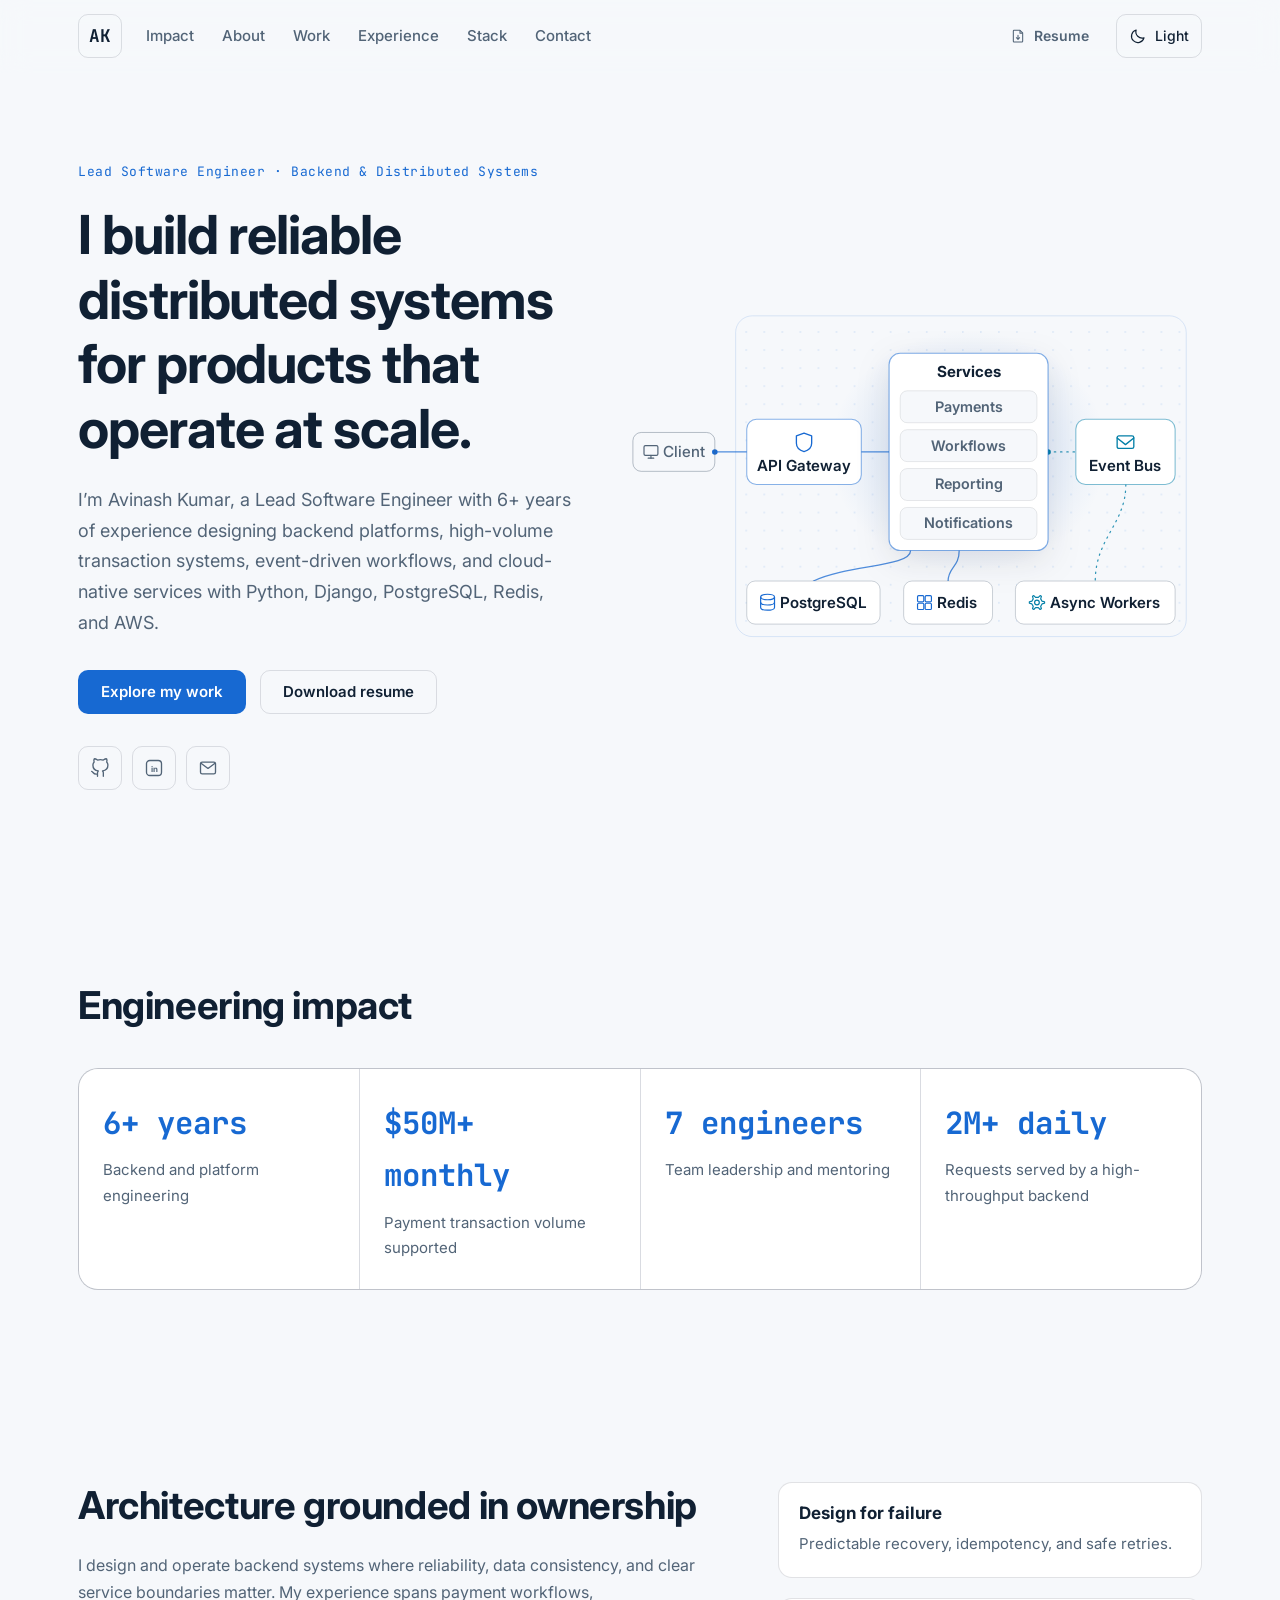
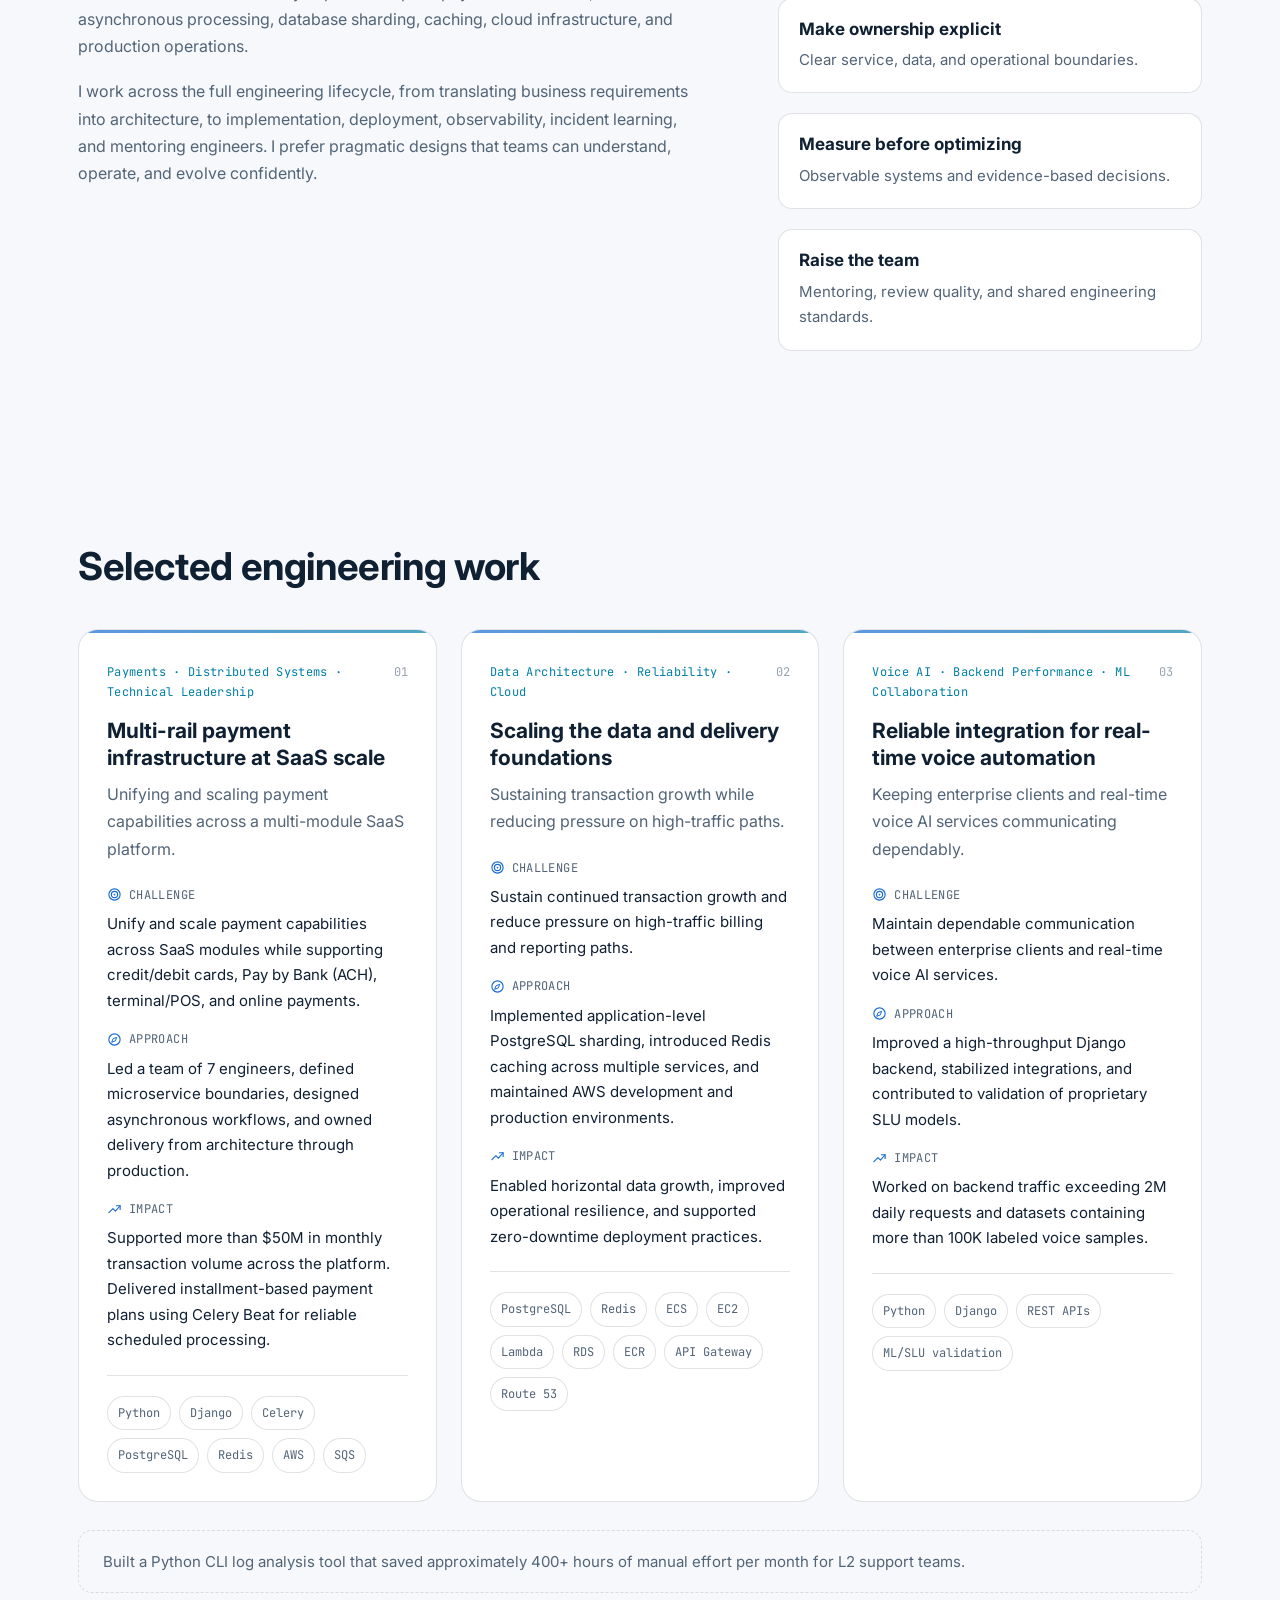
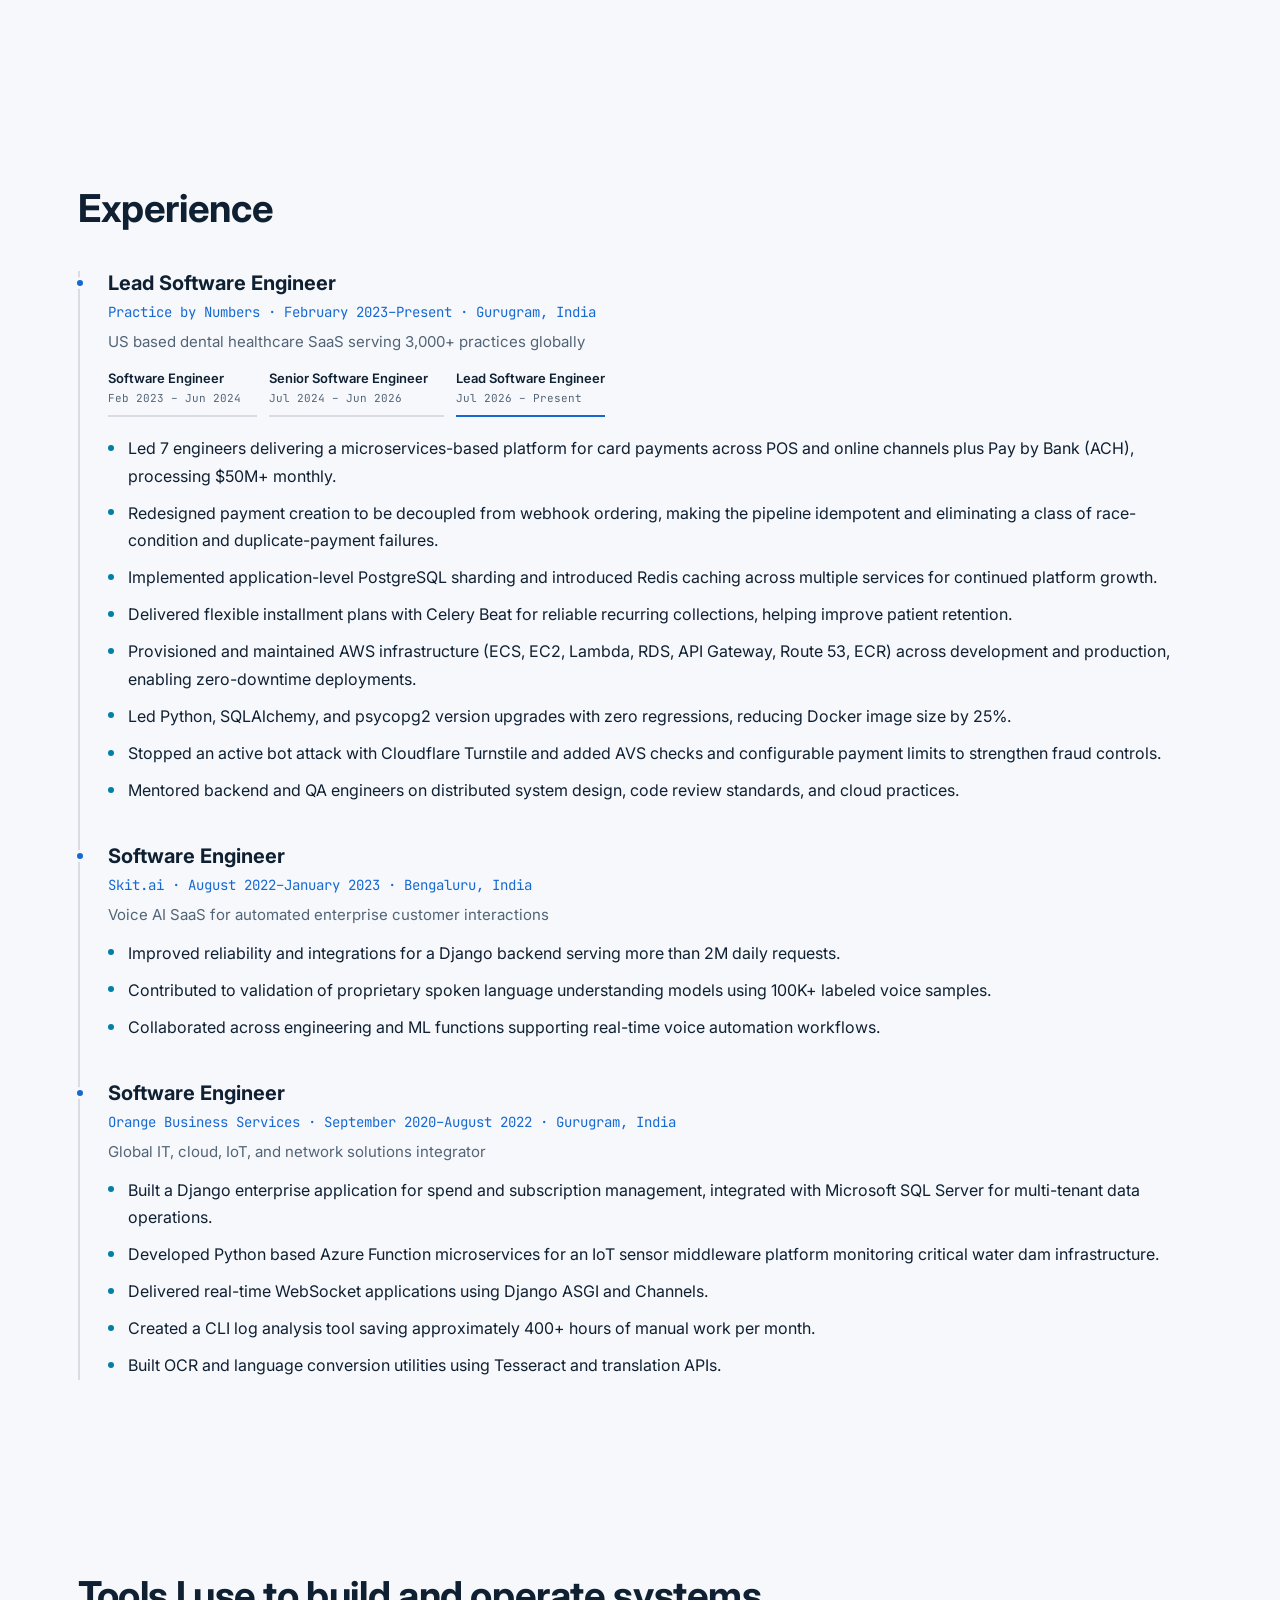
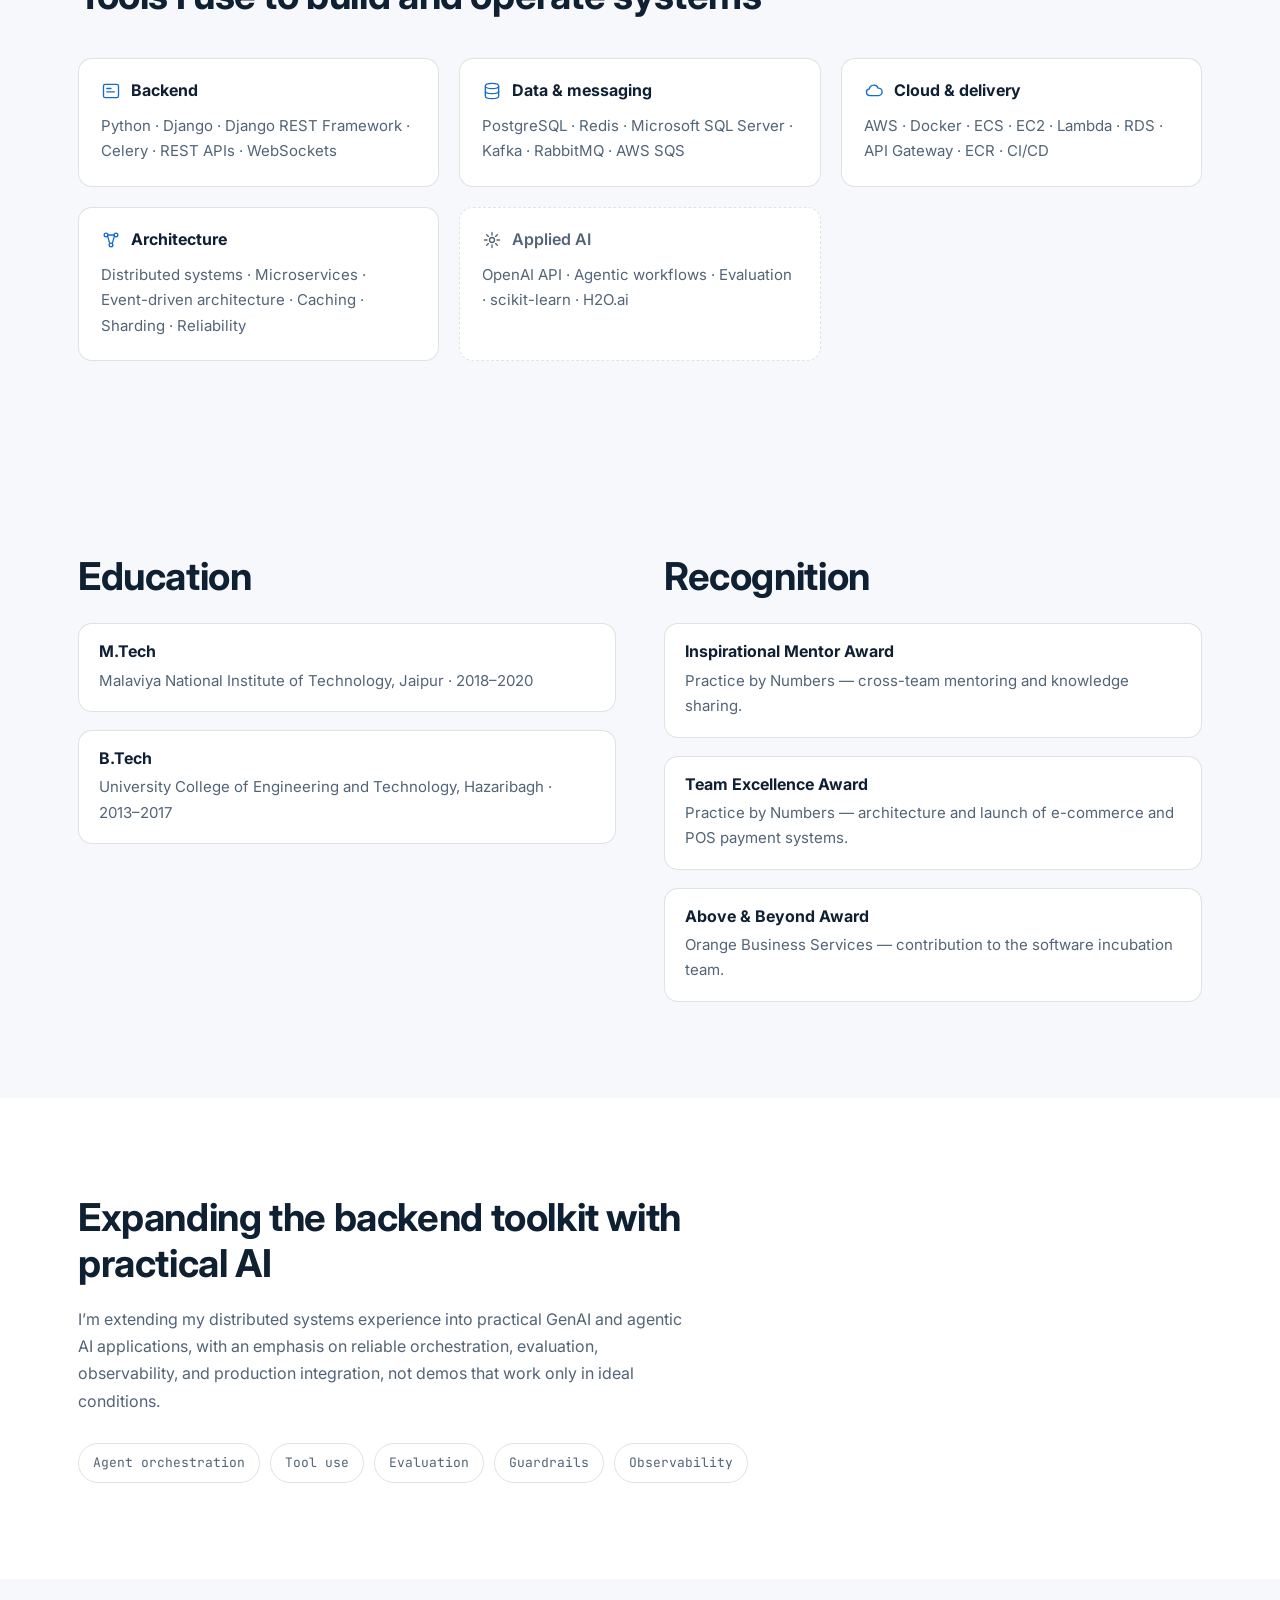
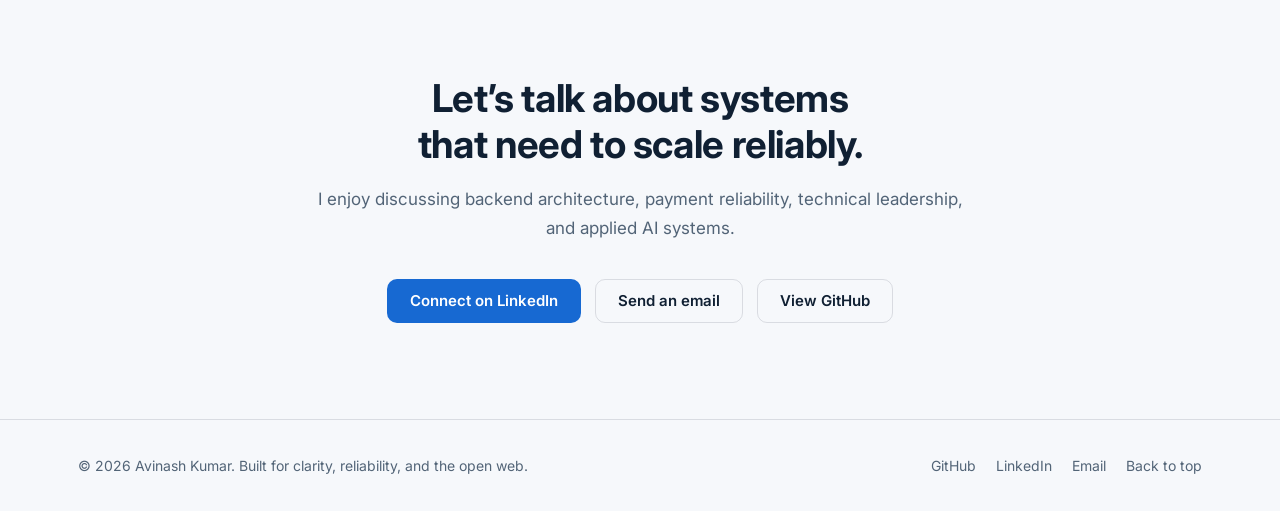
<file: index.html>
<!DOCTYPE html>
<html lang="en" class="no-js">
<head>
<meta charset="UTF-8">
<script>
(function(){
  try {
    document.documentElement.classList.replace('no-js', 'js');
    var stored = localStorage.getItem('theme');
    var theme = stored === 'light' || stored === 'dark' ? stored : null;
    if (!theme) {
      theme = window.matchMedia('(prefers-color-scheme: light)').matches ? 'light' : 'dark';
    }
    document.documentElement.setAttribute('data-theme', theme);
  } catch (e) {}
  // If main.js never runs (blocked, failed, parse error) restore the scriptless
  // navigation fallback so the menu stays reachable.
  document.addEventListener('DOMContentLoaded', function () {
    var r = document.documentElement;
    if (!r.classList.contains('nav-ready')) r.classList.add('js-failed');
  });
})();
</script>
<meta name="viewport" content="width=device-width, initial-scale=1">
<title>Avinash Kumar | Lead Software Engineer — Backend &amp; Distributed Systems</title>
<meta name="description" content="Lead Software Engineer building backend platforms and distributed systems, with deep experience in payment infrastructure, using Python, Django, Redis and AWS.">
<link rel="canonical" href="https://avina5hkr.github.io/">

<meta name="theme-color" content="#07111f" media="(prefers-color-scheme: dark)">
<meta name="theme-color" content="#f6f8fb" media="(prefers-color-scheme: light)">

<link rel="icon" href="assets/favicon.svg" type="image/svg+xml">
<link rel="apple-touch-icon" href="assets/apple-touch-icon.png">

<meta property="og:type" content="website">
<meta property="og:title" content="Avinash Kumar | Lead Software Engineer — Backend &amp; Distributed Systems">
<meta property="og:description" content="Lead Software Engineer building backend platforms and distributed systems, with deep experience in payment infrastructure, using Python, Django, Redis and AWS.">
<meta property="og:url" content="https://avina5hkr.github.io/">
<meta property="og:image" content="https://avina5hkr.github.io/assets/og-card.png">
<meta property="og:image:width" content="1200">
<meta property="og:image:height" content="630">
<meta property="og:image:alt" content="Avinash Kumar, Lead Software Engineer — distributed systems, payments and cloud-native backend.">
<meta name="twitter:card" content="summary_large_image">
<meta name="twitter:title" content="Avinash Kumar | Lead Software Engineer — Backend &amp; Distributed Systems">
<meta name="twitter:description" content="Lead Software Engineer building backend platforms and distributed systems, with deep experience in payment infrastructure, using Python, Django, Redis and AWS.">
<meta name="twitter:image" content="https://avina5hkr.github.io/assets/og-card.png">
<meta name="twitter:image:alt" content="Avinash Kumar, Lead Software Engineer — distributed systems, payments and cloud-native backend.">

<link rel="preconnect" href="https://fonts.googleapis.com">
<link rel="preconnect" href="https://fonts.gstatic.com" crossorigin>
<link rel="preload" as="style" href="https://fonts.googleapis.com/css2?family=Inter:wght@400;500;600;700;800&family=JetBrains+Mono:wght@500;600;700&display=swap">
<noscript><link rel="stylesheet" href="https://fonts.googleapis.com/css2?family=Inter:wght@400;500;600;700;800&family=JetBrains+Mono:wght@500;600;700&display=swap"></noscript>

<link rel="stylesheet" href="css/styles.css">

<script type="application/ld+json">
{
  "@context": "https://schema.org",
  "@type": "Person",
  "name": "Avinash Kumar",
  "url": "https://avina5hkr.github.io/",
  "jobTitle": "Lead Software Engineer",
  "sameAs": [
    "https://github.com/avina5hkr",
    "https://www.linkedin.com/in/avina5hkr/"
  ],
  "knowsAbout": [
    "Distributed systems",
    "Payment infrastructure",
    "Backend architecture",
    "Python",
    "Django",
    "PostgreSQL",
    "Redis",
    "AWS",
    "Cloud-native platforms",
    "Applied and agentic AI"
  ],
  "alumniOf": [
    {
      "@type": "CollegeOrUniversity",
      "name": "Malaviya National Institute of Technology, Jaipur"
    },
    {
      "@type": "CollegeOrUniversity",
      "name": "University College of Engineering and Technology, Hazaribagh"
    }
  ]
}
</script>
</head>
<body>
<span id="top" class="sr-only"></span>
<a class="skip-link" href="#main">Skip to main content</a>

<header class="site-header">
  <div class="header-inner">
    <a class="brand" href="#top" aria-label="AK, back to top">AK</a>

    <nav class="site-nav" aria-label="Primary">
      <ul>
        <li><a href="#impact">Impact</a></li>
        <li><a href="#about">About</a></li>
        <li><a href="#work">Work</a></li>
        <li><a href="#experience">Experience</a></li>
        <li><a href="#stack">Stack</a></li>
        <li><a href="#contact">Contact</a></li>
      </ul>
    </nav>

    <div class="header-actions">
      <a class="btn btn-ghost btn-small header-resume" href="assets/Avinash_Kumar_Resume.pdf" download="Avinash_Kumar_Resume.pdf">
        <svg class="icon" viewBox="0 0 24 24" aria-hidden="true" focusable="false"><path d="M6 3.5h9l4 4V20a1 1 0 0 1-1 1H6a1 1 0 0 1-1-1V4.5a1 1 0 0 1 1-1Z" fill="none" stroke="currentColor" stroke-width="1.6" stroke-linejoin="round"/><path d="M15 3.5V8h4" fill="none" stroke="currentColor" stroke-width="1.6" stroke-linejoin="round"/><path d="M12 11v6m0 0-2.4-2.4M12 17l2.4-2.4" fill="none" stroke="currentColor" stroke-width="1.6" stroke-linecap="round" stroke-linejoin="round"/></svg>
        <span>Resume</span>
      </a>

      <button type="button" class="theme-toggle" id="theme-toggle" aria-pressed="false">
        <svg class="icon icon-sun" viewBox="0 0 24 24" aria-hidden="true" focusable="false"><circle cx="12" cy="12" r="4.2" fill="none" stroke="currentColor" stroke-width="1.6"/><path d="M12 2.5v2.4M12 19.1v2.4M4.2 4.2l1.7 1.7M18.1 18.1l1.7 1.7M2.5 12h2.4M19.1 12h2.4M4.2 19.8l1.7-1.7M18.1 5.9l1.7-1.7" stroke="currentColor" stroke-width="1.6" stroke-linecap="round"/></svg>
        <svg class="icon icon-moon" viewBox="0 0 24 24" aria-hidden="true" focusable="false"><path d="M20 14.5A8.5 8.5 0 0 1 9.5 4a8.5 8.5 0 1 0 10.5 10.5Z" fill="none" stroke="currentColor" stroke-width="1.6" stroke-linejoin="round"/></svg>
        <span class="theme-toggle-label">Dark</span>
      </button>

      <button type="button" class="menu-toggle" id="menu-toggle" aria-expanded="false" aria-controls="mobile-nav">
        <svg class="icon icon-menu" viewBox="0 0 24 24" aria-hidden="true" focusable="false"><path d="M4 7h16M4 12h16M4 17h16" stroke="currentColor" stroke-width="1.8" stroke-linecap="round"/></svg>
        <svg class="icon icon-close" viewBox="0 0 24 24" aria-hidden="true" focusable="false"><path d="M6 6l12 12M18 6 6 18" stroke="currentColor" stroke-width="1.8" stroke-linecap="round"/></svg>
        <span class="sr-only">Menu</span>
      </button>
    </div>
  </div>

  <nav class="mobile-nav" id="mobile-nav" aria-label="Mobile">
    <ul>
      <li><a href="#impact">Impact</a></li>
      <li><a href="#about">About</a></li>
      <li><a href="#work">Work</a></li>
      <li><a href="#experience">Experience</a></li>
      <li><a href="#stack">Stack</a></li>
      <li><a href="#contact">Contact</a></li>
      <li><a href="assets/Avinash_Kumar_Resume.pdf" download="Avinash_Kumar_Resume.pdf">Download resume</a></li>
    </ul>
  </nav>
</header>

<main id="main">

  <section class="hero">
    <div class="section-inner hero-grid">
      <div class="hero-copy">
        <p class="eyebrow">Lead Software Engineer · Backend &amp; Distributed Systems</p>
        <h1>I build reliable distributed systems for products that operate at scale.</h1>
        <p class="hero-summary">I’m Avinash Kumar, a Lead Software Engineer with 6+ years of experience designing backend platforms, high-volume transaction systems, event-driven workflows, and cloud-native services with Python, Django, PostgreSQL, Redis, and AWS.</p>

        <div class="hero-ctas">
          <a class="btn btn-primary" href="#work">Explore my work</a>
          <a class="btn btn-secondary" href="assets/Avinash_Kumar_Resume.pdf" download="Avinash_Kumar_Resume.pdf">Download resume</a>
        </div>

        <nav class="hero-social-nav" aria-label="Elsewhere">
          <ul class="hero-social">
            <li>
              <a href="https://github.com/avina5hkr" target="_blank" rel="noopener noreferrer" aria-label="Avinash Kumar on GitHub">
                <svg class="icon" viewBox="0 0 24 24" aria-hidden="true" focusable="false"><path d="M9 19c-5 1.5-5-2.5-7-3m14 6v-3.87a3.37 3.37 0 0 0-.94-2.61c3.14-.35 6.44-1.54 6.44-7A5.44 5.44 0 0 0 20 4.77 5.07 5.07 0 0 0 19.91 1S18.73.65 16 2.48a13.38 13.38 0 0 0-7 0C6.27.65 5.09 1 5.09 1A5.07 5.07 0 0 0 5 4.77a5.44 5.44 0 0 0-1.5 3.78c0 5.42 3.3 6.61 6.44 7A3.37 3.37 0 0 0 9 18.13V22" fill="none" stroke="currentColor" stroke-width="1.6" stroke-linecap="round" stroke-linejoin="round"/></svg>
              </a>
            </li>
            <li>
              <a href="https://www.linkedin.com/in/avina5hkr/" target="_blank" rel="noopener noreferrer" aria-label="Avinash Kumar on LinkedIn">
                <svg class="icon" viewBox="0 0 24 24" aria-hidden="true" focusable="false"><rect x="3" y="3" width="18" height="18" rx="4" fill="none" stroke="currentColor" stroke-width="1.6"/><text x="12" y="16.5" text-anchor="middle" font-size="9.5" font-weight="700" fill="currentColor" font-family="Inter, sans-serif">in</text></svg>
              </a>
            </li>
            <li>
              <a href="mailto:avinashkumar3013@gmail.com" aria-label="Email Avinash Kumar">
                <svg class="icon" viewBox="0 0 24 24" aria-hidden="true" focusable="false"><rect x="3" y="5" width="18" height="14" rx="2" fill="none" stroke="currentColor" stroke-width="1.6"/><path d="m4 6.5 8 6 8-6" fill="none" stroke="currentColor" stroke-width="1.6" stroke-linecap="round" stroke-linejoin="round"/></svg>
              </a>
            </li>
          </ul>
        </nav>
      </div>

      <div class="hero-visual reveal" data-reveal>
        <div class="topology-card">
          <svg class="topology-svg" viewBox="0 0 840 520" aria-hidden="true" focusable="false">
            <defs>
              <pattern id="arch-grid" width="26" height="26" patternUnits="userSpaceOnUse">
                <circle class="arch-grid-dot" cx="1.2" cy="1.2" r="1.2"/>
              </pattern>
              <radialGradient id="arch-glow" cx="0.5" cy="0.5" r="0.5">
                <stop class="arch-glow-a" offset="0"/>
                <stop class="arch-glow-b" offset="1"/>
              </radialGradient>
            </defs>

            <rect class="arch-boundary" x="168" y="30" width="649" height="462" rx="24" fill="url(#arch-grid)"/>

            <ellipse cx="503" cy="226" rx="200" ry="175" fill="url(#arch-glow)"/>

            <g fill="none" stroke-linecap="round">
              <path class="arch-connector-sync" d="M138,226 L184,226" stroke-width="1.8"/>
              <path class="arch-connector-sync" d="M349,226 L389,226" stroke-width="1.8"/>
              <path class="arch-connector-sync" d="M420,368 C420,392 330,388 280,412" stroke-width="1.8"/>
              <path class="arch-connector-sync" d="M490,368 C490,392 474,392 474,412" stroke-width="1.8"/>
              <path class="arch-connector-async" d="M618,226 L658,226" stroke-width="1.8"/>
              <path class="arch-connector-async" d="M730,273 C730,330 686,350 686,412" stroke-width="1.8"/>
            </g>

            <g class="arch-dot arch-dot-sync" style="offset-path: path('M138,226 L184,226 L349,226 L389,226'); animation-delay: 0s;"><circle r="4"/></g>
            <g class="arch-dot arch-dot-async" style="offset-path: path('M618,226 L658,226 L730,226 L730,273 C730,330 686,350 686,412'); animation-delay: -2.5s;"><circle r="4"/></g>

            <!-- Backend Services ↔ PostgreSQL: query out, result back -->
            <g class="data-flow-particle is-db" style="offset-path: path('M420,368 C420,392 330,388 280,412'); animation-delay: 0s;">
              <circle class="dfp-halo" r="8.5"/><circle r="4.6"/>
            </g>
            <g class="data-flow-particle is-db is-return" style="offset-path: path('M420,368 C420,392 330,388 280,412'); animation-delay: 2s;">
              <circle class="dfp-halo" r="8.5"/><circle r="4.6"/>
            </g>

            <!-- Backend Services ↔ Redis: cache read/write out, value back -->
            <g class="data-flow-particle is-cache" style="offset-path: path('M490,368 C490,392 474,392 474,412'); animation-delay: 0.5s;">
              <circle class="dfp-halo" r="8.5"/><circle r="4.6"/>
            </g>
            <g class="data-flow-particle is-cache is-return" style="offset-path: path('M490,368 C490,392 474,392 474,412'); animation-delay: 2.5s;">
              <circle class="dfp-halo" r="8.5"/><circle r="4.6"/>
            </g>

            <!-- Client — external, outside the platform boundary -->
            <g transform="translate(20,198)">
              <rect class="arch-node-external" width="118" height="56" rx="12"/>
              <g class="arch-icon-muted" transform="translate(16,19)" stroke-width="1.7" fill="none" stroke-linecap="round" stroke-linejoin="round">
                <rect width="20" height="14" rx="2"/>
                <line x1="6" y1="18" x2="14" y2="18"/>
                <line x1="10" y1="14" x2="10" y2="18"/>
              </g>
              <text class="arch-label-muted" x="44" y="36" font-size="22" font-weight="500">Client</text>
            </g>

            <!-- API Gateway -->
            <g transform="translate(184,179)">
              <rect class="arch-node-secondary is-sync" width="165" height="94" rx="14"/>
              <g class="arch-icon-sync" transform="translate(71.5,20)" stroke-width="1.9" fill="none" stroke-linejoin="round">
                <path d="M11,0 L22,4 V14.5 C22,21 16.5,25 11,26.5 C5.5,25 0,21 0,14.5 V4 Z"/>
              </g>
              <text class="arch-label" x="82.5" y="74" text-anchor="middle" font-size="22" font-weight="600">API Gateway</text>
            </g>

            <!-- Backend Services — four equal peer services -->
            <g transform="translate(389,84)">
              <rect class="arch-group" width="229" height="284" rx="16"/>
              <text class="arch-group-header" x="114.5" y="34" text-anchor="middle" font-size="22" font-weight="700">Services</text>

              <rect class="arch-pill" x="16" y="54" width="197" height="46" rx="10"/>
              <text class="arch-pill-label" x="114.5" y="84" text-anchor="middle" font-size="21" font-weight="600">Payments</text>

              <rect class="arch-pill" x="16" y="110" width="197" height="46" rx="10"/>
              <text class="arch-pill-label" x="114.5" y="140" text-anchor="middle" font-size="21" font-weight="600">Workflows</text>

              <rect class="arch-pill" x="16" y="166" width="197" height="46" rx="10"/>
              <text class="arch-pill-label" x="114.5" y="196" text-anchor="middle" font-size="21" font-weight="600">Reporting</text>

              <rect class="arch-pill" x="16" y="222" width="197" height="46" rx="10"/>
              <text class="arch-pill-label" x="114.5" y="252" text-anchor="middle" font-size="21" font-weight="600">Notifications</text>
            </g>

            <!-- Event Bus -->
            <g transform="translate(658,179)">
              <rect class="arch-node-secondary is-async" width="143" height="94" rx="14"/>
              <g class="arch-icon-async" transform="translate(59.5,24)" stroke-width="1.9" fill="none" stroke-linecap="round" stroke-linejoin="round">
                <rect width="24" height="18" rx="2.5"/>
                <path d="M0,3 L12,12.5 L24,3"/>
              </g>
              <text class="arch-label" x="71.5" y="74" text-anchor="middle" font-size="22" font-weight="600">Event Bus</text>
            </g>

            <!-- PostgreSQL -->
            <g transform="translate(184,412)">
              <rect class="arch-node-minor" width="192" height="62" rx="12"/>
              <g class="arch-icon-sync" transform="translate(20,19)" stroke-width="1.7" fill="none">
                <ellipse cx="10" cy="4" rx="10" ry="4"/>
                <path d="M0,4 V19 C0,21.2 4.5,23 10,23 C15.5,23 20,21.2 20,19 V4"/>
                <path d="M0,11.5 C0,13.7 4.5,15.5 10,15.5 C15.5,15.5 20,13.7 20,11.5"/>
              </g>
              <text class="arch-label" x="48" y="39" font-size="22" font-weight="600">PostgreSQL</text>
            </g>

            <!-- Redis -->
            <g transform="translate(410,412)">
              <rect class="arch-node-minor" width="128" height="62" rx="12"/>
              <g class="arch-icon-sync" transform="translate(20,21)" stroke-width="1.7" fill="none">
                <rect width="9" height="9" rx="1.6"/>
                <rect x="11" width="9" height="9" rx="1.6"/>
                <rect y="11" width="9" height="9" rx="1.6"/>
                <rect x="11" y="11" width="9" height="9" rx="1.6"/>
              </g>
              <text class="arch-label" x="48" y="39" font-size="22" font-weight="600">Redis</text>
            </g>

            <!-- Async Workers -->
            <g transform="translate(571,412)">
              <rect class="arch-node-minor" width="230" height="62" rx="12"/>
              <g class="arch-icon-async" transform="translate(31,31)" stroke-width="1.7" fill="none" stroke-linejoin="round">
                <path d="M 7.34,-1.97 L 10.95,-1.05 L 10.95,1.05 L 7.34,1.97 L 5.37,5.37 L 6.39,8.96 L 4.56,10.01 L 1.97,7.34 L -1.97,7.34 L -4.56,10.01 L -6.39,8.96 L -5.37,5.37 L -7.34,1.97 L -10.95,1.05 L -10.95,-1.05 L -7.34,-1.97 L -5.37,-5.37 L -6.39,-8.96 L -4.56,-10.01 L -1.97,-7.34 L 1.97,-7.34 L 4.56,-10.01 L 6.39,-8.96 L 5.37,-5.37 Z"/>
                <circle r="3.4"/>
              </g>
              <text class="arch-label" x="50" y="39" font-size="22" font-weight="600">Async Workers</text>
            </g>
          </svg>
        </div>
      </div>
    </div>
  </section>

  <section class="impact" id="impact">
    <div class="section-inner">
      <h2>Engineering impact</h2>
      <dl class="impact-grid">
        <div class="impact-item">
          <dt>6+ years</dt>
          <dd>Backend and platform engineering</dd>
        </div>
        <div class="impact-item">
          <dt>$50M+ monthly</dt>
          <dd>Payment transaction volume supported</dd>
        </div>
        <div class="impact-item">
          <dt>7 engineers</dt>
          <dd>Team leadership and mentoring</dd>
        </div>
        <div class="impact-item">
          <dt>2M+ daily</dt>
          <dd>Requests served by a high-throughput backend</dd>
        </div>
      </dl>
    </div>
  </section>

  <section class="about reveal" id="about" data-reveal>
    <div class="section-inner about-grid">
      <div class="about-copy">
        <h2>Architecture grounded in ownership</h2>
        <p>I design and operate backend systems where reliability, data consistency, and clear service boundaries matter. My experience spans payment workflows, asynchronous processing, database sharding, caching, cloud infrastructure, and production operations.</p>
        <p>I work across the full engineering lifecycle, from translating business requirements into architecture, to implementation, deployment, observability, incident learning, and mentoring engineers. I prefer pragmatic designs that teams can understand, operate, and evolve confidently.</p>
      </div>
      <ul class="principles">
        <li>
          <h3>Design for failure</h3>
          <p>Predictable recovery, idempotency, and safe retries.</p>
        </li>
        <li>
          <h3>Make ownership explicit</h3>
          <p>Clear service, data, and operational boundaries.</p>
        </li>
        <li>
          <h3>Measure before optimizing</h3>
          <p>Observable systems and evidence-based decisions.</p>
        </li>
        <li>
          <h3>Raise the team</h3>
          <p>Mentoring, review quality, and shared engineering standards.</p>
        </li>
      </ul>
    </div>
  </section>

  <section class="work" id="work">
    <div class="section-inner">
      <h2>Selected engineering work</h2>

      <div class="case-grid">
        <article class="case-card reveal" data-reveal>
          <div class="case-card-head">
            <p class="case-category">Payments · Distributed Systems · Technical Leadership</p>
            <span class="case-index" aria-hidden="true">01</span>
          </div>
          <h3>Multi-rail payment infrastructure at SaaS scale</h3>
          <p class="case-context">Unifying and scaling payment capabilities across a multi-module SaaS platform.</p>
          <dl class="case-block">
            <div class="case-stage">
              <dt><svg class="icon" viewBox="0 0 24 24" aria-hidden="true" focusable="false"><circle cx="12" cy="12" r="9" fill="none" stroke="currentColor" stroke-width="1.8"/><circle cx="12" cy="12" r="5" fill="none" stroke="currentColor" stroke-width="1.8"/><circle cx="12" cy="12" r="1.4" fill="currentColor"/></svg>Challenge</dt>
              <dd>Unify and scale payment capabilities across SaaS modules while supporting credit/debit cards, Pay by Bank (ACH), terminal/POS, and online payments.</dd>
            </div>
            <div class="case-stage">
              <dt><svg class="icon" viewBox="0 0 24 24" aria-hidden="true" focusable="false"><circle cx="12" cy="12" r="9" fill="none" stroke="currentColor" stroke-width="1.8"/><path d="m15.5 8.5-2.2 5.8-5.8 2.2 2.2-5.8z" fill="none" stroke="currentColor" stroke-width="1.6" stroke-linejoin="round"/></svg>Approach</dt>
              <dd>Led a team of 7 engineers, defined microservice boundaries, designed asynchronous workflows, and owned delivery from architecture through production.</dd>
            </div>
            <div class="case-stage">
              <dt><svg class="icon" viewBox="0 0 24 24" aria-hidden="true" focusable="false"><path d="M3 17 9.5 10.5 13.5 14.5 21 6" fill="none" stroke="currentColor" stroke-width="1.8" stroke-linecap="round" stroke-linejoin="round"/><path d="M15 6h6v6" fill="none" stroke="currentColor" stroke-width="1.8" stroke-linecap="round" stroke-linejoin="round"/></svg>Impact</dt>
              <dd>Supported more than $50M in monthly transaction volume across the platform. Delivered installment-based payment plans using Celery Beat for reliable scheduled processing.</dd>
            </div>
          </dl>
          <ul class="tech-list">
            <li>Python</li><li>Django</li><li>Celery</li><li>PostgreSQL</li><li>Redis</li><li>AWS</li><li>SQS</li>
          </ul>
        </article>

        <article class="case-card reveal" data-reveal>
          <div class="case-card-head">
            <p class="case-category">Data Architecture · Reliability · Cloud</p>
            <span class="case-index" aria-hidden="true">02</span>
          </div>
          <h3>Scaling the data and delivery foundations</h3>
          <p class="case-context">Sustaining transaction growth while reducing pressure on high-traffic paths.</p>
          <dl class="case-block">
            <div class="case-stage">
              <dt><svg class="icon" viewBox="0 0 24 24" aria-hidden="true" focusable="false"><circle cx="12" cy="12" r="9" fill="none" stroke="currentColor" stroke-width="1.8"/><circle cx="12" cy="12" r="5" fill="none" stroke="currentColor" stroke-width="1.8"/><circle cx="12" cy="12" r="1.4" fill="currentColor"/></svg>Challenge</dt>
              <dd>Sustain continued transaction growth and reduce pressure on high-traffic billing and reporting paths.</dd>
            </div>
            <div class="case-stage">
              <dt><svg class="icon" viewBox="0 0 24 24" aria-hidden="true" focusable="false"><circle cx="12" cy="12" r="9" fill="none" stroke="currentColor" stroke-width="1.8"/><path d="m15.5 8.5-2.2 5.8-5.8 2.2 2.2-5.8z" fill="none" stroke="currentColor" stroke-width="1.6" stroke-linejoin="round"/></svg>Approach</dt>
              <dd>Implemented application-level PostgreSQL sharding, introduced Redis caching across multiple services, and maintained AWS development and production environments.</dd>
            </div>
            <div class="case-stage">
              <dt><svg class="icon" viewBox="0 0 24 24" aria-hidden="true" focusable="false"><path d="M3 17 9.5 10.5 13.5 14.5 21 6" fill="none" stroke="currentColor" stroke-width="1.8" stroke-linecap="round" stroke-linejoin="round"/><path d="M15 6h6v6" fill="none" stroke="currentColor" stroke-width="1.8" stroke-linecap="round" stroke-linejoin="round"/></svg>Impact</dt>
              <dd>Enabled horizontal data growth, improved operational resilience, and supported zero-downtime deployment practices.</dd>
            </div>
          </dl>
          <ul class="tech-list">
            <li>PostgreSQL</li><li>Redis</li><li>ECS</li><li>EC2</li><li>Lambda</li><li>RDS</li><li>ECR</li><li>API Gateway</li><li>Route 53</li>
          </ul>
        </article>

        <article class="case-card reveal" data-reveal>
          <div class="case-card-head">
            <p class="case-category">Voice AI · Backend Performance · ML Collaboration</p>
            <span class="case-index" aria-hidden="true">03</span>
          </div>
          <h3>Reliable integration for real-time voice automation</h3>
          <p class="case-context">Keeping enterprise clients and real-time voice AI services communicating dependably.</p>
          <dl class="case-block">
            <div class="case-stage">
              <dt><svg class="icon" viewBox="0 0 24 24" aria-hidden="true" focusable="false"><circle cx="12" cy="12" r="9" fill="none" stroke="currentColor" stroke-width="1.8"/><circle cx="12" cy="12" r="5" fill="none" stroke="currentColor" stroke-width="1.8"/><circle cx="12" cy="12" r="1.4" fill="currentColor"/></svg>Challenge</dt>
              <dd>Maintain dependable communication between enterprise clients and real-time voice AI services.</dd>
            </div>
            <div class="case-stage">
              <dt><svg class="icon" viewBox="0 0 24 24" aria-hidden="true" focusable="false"><circle cx="12" cy="12" r="9" fill="none" stroke="currentColor" stroke-width="1.8"/><path d="m15.5 8.5-2.2 5.8-5.8 2.2 2.2-5.8z" fill="none" stroke="currentColor" stroke-width="1.6" stroke-linejoin="round"/></svg>Approach</dt>
              <dd>Improved a high-throughput Django backend, stabilized integrations, and contributed to validation of proprietary SLU models.</dd>
            </div>
            <div class="case-stage">
              <dt><svg class="icon" viewBox="0 0 24 24" aria-hidden="true" focusable="false"><path d="M3 17 9.5 10.5 13.5 14.5 21 6" fill="none" stroke="currentColor" stroke-width="1.8" stroke-linecap="round" stroke-linejoin="round"/><path d="M15 6h6v6" fill="none" stroke="currentColor" stroke-width="1.8" stroke-linecap="round" stroke-linejoin="round"/></svg>Impact</dt>
              <dd>Worked on backend traffic exceeding 2M daily requests and datasets containing more than 100K labeled voice samples.</dd>
            </div>
          </dl>
          <ul class="tech-list">
            <li>Python</li><li>Django</li><li>REST APIs</li><li>ML/SLU validation</li>
          </ul>
        </article>
      </div>

      <p class="highlight-strip">Built a Python CLI log analysis tool that saved approximately 400+ hours of manual effort per month for L2 support teams.</p>
    </div>
  </section>

  <section class="experience" id="experience">
    <div class="section-inner">
      <h2>Experience</h2>
      <ol class="timeline">
        <li class="timeline-item reveal" data-reveal>
          <div class="timeline-marker" aria-hidden="true"></div>
          <div class="timeline-content">
            <h3>Lead Software Engineer</h3>
            <p class="timeline-meta">Practice by Numbers · February 2023–Present · Gurugram, India</p>
            <p class="timeline-descriptor">US based dental healthcare SaaS serving 3,000+ practices globally</p>
            <ul class="role-progression">
              <li><span class="role-title">Software Engineer</span><span class="role-dates">Feb 2023 – Jun 2024</span></li>
              <li><span class="role-title">Senior Software Engineer</span><span class="role-dates">Jul 2024 – Jun 2026</span></li>
              <li><span class="role-title">Lead Software Engineer</span><span class="role-dates">Jul 2026 – Present</span></li>
            </ul>
            <ul class="timeline-highlights">
              <li>Led 7 engineers delivering a microservices-based platform for card payments across POS and online channels plus Pay by Bank (ACH), processing $50M+ monthly.</li>
              <li>Redesigned payment creation to be decoupled from webhook ordering, making the pipeline idempotent and eliminating a class of race-condition and duplicate-payment failures.</li>
              <li>Implemented application-level PostgreSQL sharding and introduced Redis caching across multiple services for continued platform growth.</li>
              <li>Delivered flexible installment plans with Celery Beat for reliable recurring collections, helping improve patient retention.</li>
              <li>Provisioned and maintained AWS infrastructure (ECS, EC2, Lambda, RDS, API Gateway, Route 53, ECR) across development and production, enabling zero-downtime deployments.</li>
              <li>Led Python, SQLAlchemy, and psycopg2 version upgrades with zero regressions, reducing Docker image size by 25%.</li>
              <li>Stopped an active bot attack with Cloudflare Turnstile and added AVS checks and configurable payment limits to strengthen fraud controls.</li>
              <li>Mentored backend and QA engineers on distributed system design, code review standards, and cloud practices.</li>
            </ul>
          </div>
        </li>

        <li class="timeline-item reveal" data-reveal>
          <div class="timeline-marker" aria-hidden="true"></div>
          <div class="timeline-content">
            <h3>Software Engineer</h3>
            <p class="timeline-meta">Skit.ai · August 2022–January 2023 · Bengaluru, India</p>
            <p class="timeline-descriptor">Voice AI SaaS for automated enterprise customer interactions</p>
            <ul class="timeline-highlights">
              <li>Improved reliability and integrations for a Django backend serving more than 2M daily requests.</li>
              <li>Contributed to validation of proprietary spoken language understanding models using 100K+ labeled voice samples.</li>
              <li>Collaborated across engineering and ML functions supporting real-time voice automation workflows.</li>
            </ul>
          </div>
        </li>

        <li class="timeline-item reveal" data-reveal>
          <div class="timeline-marker" aria-hidden="true"></div>
          <div class="timeline-content">
            <h3>Software Engineer</h3>
            <p class="timeline-meta">Orange Business Services · September 2020–August 2022 · Gurugram, India</p>
            <p class="timeline-descriptor">Global IT, cloud, IoT, and network solutions integrator</p>
            <ul class="timeline-highlights">
              <li>Built a Django enterprise application for spend and subscription management, integrated with Microsoft SQL Server for multi-tenant data operations.</li>
              <li>Developed Python based Azure Function microservices for an IoT sensor middleware platform monitoring critical water dam infrastructure.</li>
              <li>Delivered real-time WebSocket applications using Django ASGI and Channels.</li>
              <li>Created a CLI log analysis tool saving approximately 400+ hours of manual work per month.</li>
              <li>Built OCR and language conversion utilities using Tesseract and translation APIs.</li>
            </ul>
          </div>
        </li>
      </ol>
    </div>
  </section>

  <section class="stack" id="stack">
    <div class="section-inner">
      <h2>Tools I use to build and operate systems</h2>
      <div class="stack-grid">
        <div class="stack-group">
          <h3><svg class="icon" viewBox="0 0 24 24" aria-hidden="true" focusable="false"><rect x="3" y="4" width="18" height="16" rx="2" fill="none" stroke="currentColor" stroke-width="1.6"/><path d="M7 9h5M7 13h9" stroke="currentColor" stroke-width="1.6" stroke-linecap="round"/></svg>Backend</h3>
          <p>Python · Django · Django REST Framework · Celery · REST APIs · WebSockets</p>
        </div>
        <div class="stack-group">
          <h3><svg class="icon" viewBox="0 0 24 24" aria-hidden="true" focusable="false"><ellipse cx="12" cy="6" rx="8" ry="3.2" fill="none" stroke="currentColor" stroke-width="1.6"/><path d="M4 6v6c0 1.8 3.6 3.2 8 3.2s8-1.4 8-3.2V6" fill="none" stroke="currentColor" stroke-width="1.6"/><path d="M4 12v6c0 1.8 3.6 3.2 8 3.2s8-1.4 8-3.2v-6" fill="none" stroke="currentColor" stroke-width="1.6"/></svg>Data &amp; messaging</h3>
          <p>PostgreSQL · Redis · Microsoft SQL Server · Kafka · RabbitMQ · AWS SQS</p>
        </div>
        <div class="stack-group">
          <h3><svg class="icon" viewBox="0 0 24 24" aria-hidden="true" focusable="false"><path d="M7 17.5a4 4 0 0 1-.6-7.96A5.5 5.5 0 0 1 17 8.6 4.25 4.25 0 0 1 17.5 17.5H7Z" fill="none" stroke="currentColor" stroke-width="1.6" stroke-linejoin="round"/></svg>Cloud &amp; delivery</h3>
          <p>AWS · Docker · ECS · EC2 · Lambda · RDS · API Gateway · ECR · CI/CD</p>
        </div>
        <div class="stack-group">
          <h3><svg class="icon" viewBox="0 0 24 24" aria-hidden="true" focusable="false"><circle cx="6" cy="6" r="2.2" fill="none" stroke="currentColor" stroke-width="1.6"/><circle cx="18" cy="6" r="2.2" fill="none" stroke="currentColor" stroke-width="1.6"/><circle cx="12" cy="18" r="2.2" fill="none" stroke="currentColor" stroke-width="1.6"/><path d="M7.9 7.1 10.4 16M16.1 7.1 13.6 16M8.2 6h7.6" stroke="currentColor" stroke-width="1.6"/></svg>Architecture</h3>
          <p>Distributed systems · Microservices · Event-driven architecture · Caching · Sharding · Reliability</p>
        </div>
        <div class="stack-group stack-group-secondary">
          <h3><svg class="icon" viewBox="0 0 24 24" aria-hidden="true" focusable="false"><path d="M12 3v3M12 18v3M3 12h3M18 12h3M5.6 5.6l2.1 2.1M16.3 16.3l2.1 2.1M5.6 18.4l2.1-2.1M16.3 7.7l2.1-2.1" stroke="currentColor" stroke-width="1.6" stroke-linecap="round"/><circle cx="12" cy="12" r="3" fill="none" stroke="currentColor" stroke-width="1.6"/></svg>Applied AI</h3>
          <p>OpenAI API · Agentic workflows · Evaluation · scikit-learn · H2O.ai</p>
        </div>
      </div>
    </div>
  </section>

  <section class="recognition" id="recognition">
    <div class="section-inner recognition-grid">
      <div>
        <h2>Education</h2>
        <ul class="recognition-list">
          <li>
            <h3>M.Tech</h3>
            <p>Malaviya National Institute of Technology, Jaipur · 2018–2020</p>
          </li>
          <li>
            <h3>B.Tech</h3>
            <p>University College of Engineering and Technology, Hazaribagh · 2013–2017</p>
          </li>
        </ul>
      </div>
      <div>
        <h2>Recognition</h2>
        <ul class="recognition-list">
          <li>
            <h3>Inspirational Mentor Award</h3>
            <p>Practice by Numbers — cross-team mentoring and knowledge sharing.</p>
          </li>
          <li>
            <h3>Team Excellence Award</h3>
            <p>Practice by Numbers — architecture and launch of e-commerce and POS payment systems.</p>
          </li>
          <li>
            <h3>Above &amp; Beyond Award</h3>
            <p>Orange Business Services — contribution to the software incubation team.</p>
          </li>
        </ul>
      </div>
    </div>
  </section>

  <section class="focus" id="focus">
    <div class="section-inner">
      <h2>Expanding the backend toolkit with practical AI</h2>
      <p>I’m extending my distributed systems experience into practical GenAI and agentic AI applications, with an emphasis on reliable orchestration, evaluation, observability, and production integration, not demos that work only in ideal conditions.</p>
      <ul class="focus-chips">
        <li>Agent orchestration</li>
        <li>Tool use</li>
        <li>Evaluation</li>
        <li>Guardrails</li>
        <li>Observability</li>
      </ul>
    </div>
  </section>

  <section class="contact" id="contact">
    <div class="section-inner contact-inner">
      <h2>Let’s talk about systems that need to scale reliably.</h2>
      <p>I enjoy discussing backend architecture, payment reliability, technical leadership, and applied AI systems.</p>
      <div class="contact-ctas">
        <a class="btn btn-primary" href="https://www.linkedin.com/in/avina5hkr/" target="_blank" rel="noopener noreferrer">Connect on LinkedIn</a>
        <a class="btn btn-secondary" href="mailto:avinashkumar3013@gmail.com">Send an email</a>
        <a class="btn btn-secondary" href="https://github.com/avina5hkr" target="_blank" rel="noopener noreferrer">View GitHub</a>
      </div>
    </div>
  </section>

</main>

<footer class="site-footer">
  <div class="section-inner footer-inner">
    <p>&copy; <span id="year">2026</span> Avinash Kumar. Built for clarity, reliability, and the open web.</p>
    <ul class="footer-links">
      <li><a href="https://github.com/avina5hkr" target="_blank" rel="noopener noreferrer">GitHub</a></li>
      <li><a href="https://www.linkedin.com/in/avina5hkr/" target="_blank" rel="noopener noreferrer">LinkedIn</a></li>
      <li><a href="mailto:avinashkumar3013@gmail.com">Email</a></li>
      <li><a href="#top">Back to top</a></li>
    </ul>
  </div>
</footer>

<script src="js/main.js" defer></script>
</body>
</html>
</file>
<file: css/styles.css>
/* Tokens */
:root {
  --bg: #07111f;
  --bg-elevated: #0d1b2a;
  --surface: rgba(15, 31, 48, 0.78);
  --surface-strong: #10243a;
  --text: #f8fafc;
  --text-muted: #a9b8c8;
  --border: rgba(148, 163, 184, 0.18);
  --primary: #4f9cff;
  --primary-strong: #2f81f7;
  --accent: #38bdf8;
  --success: #34d399;
  --shadow: rgba(0, 0, 0, 0.28);
  --on-primary-bg: #2563eb;
  --on-primary-bg-hover: #1d4ed8;

  --font-sans: 'Inter', -apple-system, BlinkMacSystemFont, 'Segoe UI', Roboto, Helvetica, Arial, sans-serif;
  --font-mono: 'JetBrains Mono', 'SFMono-Regular', Consolas, 'Liberation Mono', Menlo, monospace;

  --max-width: 1220px;
  --nav-height: 72px;
  --radius-md: 14px;
  --radius-lg: 20px;
  --ease: cubic-bezier(0.16, 1, 0.3, 1);
}

@media (prefers-color-scheme: light) {
  :root:not([data-theme="dark"]) {
    --bg: #f6f8fb;
    --bg-elevated: #ffffff;
    --surface: rgba(255, 255, 255, 0.86);
    --surface-strong: #ffffff;
    --text: #102033;
    --text-muted: #526477;
    --border: rgba(15, 23, 42, 0.12);
    --primary: #1769d2;
    --primary-strong: #0f56b3;
    --accent: #027fa7;
    --success: #047857;
    --shadow: rgba(15, 23, 42, 0.1);
    --on-primary-bg: #1769d2;
    --on-primary-bg-hover: #0f56b3;
  }
}

:root[data-theme="light"] {
  --bg: #f6f8fb;
  --bg-elevated: #ffffff;
  --surface: rgba(255, 255, 255, 0.86);
  --surface-strong: #ffffff;
  --text: #102033;
  --text-muted: #526477;
  --border: rgba(15, 23, 42, 0.12);
  --primary: #1769d2;
  --primary-strong: #0f56b3;
  --accent: #027fa7;
  --success: #047857;
  --shadow: rgba(15, 23, 42, 0.1);
  --on-primary-bg: #1769d2;
  --on-primary-bg-hover: #0f56b3;
}

:root[data-theme="dark"] {
  --bg: #07111f;
  --bg-elevated: #0d1b2a;
  --surface: rgba(15, 31, 48, 0.78);
  --surface-strong: #10243a;
  --text: #f8fafc;
  --text-muted: #a9b8c8;
  --border: rgba(148, 163, 184, 0.18);
  --primary: #4f9cff;
  --primary-strong: #2f81f7;
  --accent: #38bdf8;
  --success: #34d399;
  --shadow: rgba(0, 0, 0, 0.28);
  --on-primary-bg: #2563eb;
  --on-primary-bg-hover: #1d4ed8;
}

/* Reset */
*, *::before, *::after { box-sizing: border-box; }
html {
  -webkit-text-size-adjust: 100%;
  scroll-behavior: smooth;
  color-scheme: light dark;
}
body, h1, h2, h3, p, dl, dd, figure, ul, ol { margin: 0; }
ul, ol { padding: 0; list-style: none; }
img, svg { display: block; max-width: 100%; }
a { color: inherit; text-decoration: none; }
button { font: inherit; color: inherit; background: none; border: 0; cursor: pointer; padding: 0; }

body {
  background: var(--bg);
  color: var(--text);
  font-family: var(--font-sans);
  font-size: 1rem;
  line-height: 1.7;
  -webkit-font-smoothing: antialiased;
  transition: background-color 220ms var(--ease), color 220ms var(--ease);
}

h1, h2, h3 { font-weight: 700; line-height: 1.2; }

/* Utilities */
.sr-only {
  position: absolute;
  width: 1px; height: 1px;
  padding: 0; margin: -1px;
  overflow: hidden;
  clip: rect(0, 0, 0, 0);
  white-space: nowrap;
  border: 0;
}

.skip-link {
  position: absolute;
  top: -60px;
  left: 16px;
  z-index: 1000;
  background: var(--primary);
  color: #ffffff;
  padding: 12px 18px;
  border-radius: 10px;
  font-weight: 600;
  transition: top 160ms var(--ease);
}
.skip-link:focus {
  top: 16px;
}

:focus-visible {
  outline: 2px solid var(--primary);
  outline-offset: 3px;
  border-radius: 4px;
}

.section-inner {
  max-width: var(--max-width);
  margin-inline: auto;
  padding-inline: 20px;
}

@media (min-width: 640px) {
  .section-inner { padding-inline: 32px; }
}

@media (min-width: 1024px) {
  .section-inner { padding-inline: 48px; }
}

section {
  padding-block: 64px;
  scroll-margin-top: calc(var(--nav-height) + 16px);
}

@media (min-width: 1024px) {
  section { padding-block: 96px; }
}

h2 {
  font-size: clamp(1.9rem, 3vw, 3rem);
  letter-spacing: -0.01em;
}

/* Header / navigation */
.site-header {
  position: sticky;
  top: 0;
  z-index: 100;
  scroll-margin-top: 0;
  background: color-mix(in srgb, var(--bg) 72%, transparent);
  backdrop-filter: blur(14px);
  -webkit-backdrop-filter: blur(14px);
  border-bottom: 1px solid transparent;
  transition: background-color 220ms var(--ease), border-color 220ms var(--ease);
}

.site-header.is-scrolled {
  border-bottom-color: var(--border);
  background: color-mix(in srgb, var(--bg) 88%, transparent);
}

.header-inner {
  max-width: var(--max-width);
  margin-inline: auto;
  padding-inline: 20px;
  height: var(--nav-height);
  display: flex;
  align-items: center;
  gap: 24px;
}

@media (min-width: 640px) { .header-inner { padding-inline: 32px; } }
@media (min-width: 1024px) { .header-inner { padding-inline: 48px; } }

.brand {
  font-family: var(--font-mono);
  font-weight: 700;
  font-size: 1.1rem;
  letter-spacing: 0.02em;
  color: var(--text);
  border: 1px solid var(--border);
  border-radius: 10px;
  width: 44px;
  height: 44px;
  display: inline-flex;
  align-items: center;
  justify-content: center;
  flex-shrink: 0;
}

.site-nav {
  display: none;
}

@media (min-width: 860px) {
  .site-nav { display: block; margin-inline-end: auto; }
  .site-nav ul { display: flex; gap: 28px; }
  .site-nav a {
    font-size: 0.9375rem;
    font-weight: 500;
    color: var(--text-muted);
    transition: color 160ms var(--ease);
  }
  .site-nav a:hover { color: var(--text); }
}

.header-actions {
  display: flex;
  align-items: center;
  gap: 10px;
  margin-inline-start: auto;
}

@media (min-width: 860px) {
  .site-nav ~ .header-actions { margin-inline-start: 0; }
}

/* Qualified with .btn so these win over the later `.btn { display: inline-flex }`
   rule; otherwise the control shows on small screens and crowds the header. */
.btn.header-resume {
  display: none;
}

@media (min-width: 640px) {
  .btn.header-resume { display: inline-flex; }
}

.theme-toggle, .menu-toggle {
  display: inline-flex;
  align-items: center;
  gap: 8px;
  height: 44px;
  padding-inline: 12px;
  border-radius: 10px;
  border: 1px solid var(--border);
  color: var(--text);
  transition: border-color 160ms var(--ease), background-color 160ms var(--ease);
}

.theme-toggle:hover, .menu-toggle:hover {
  border-color: var(--primary);
}

.theme-toggle .icon { width: 18px; height: 18px; }
.theme-toggle-label { font-size: 0.875rem; font-weight: 500; }

.icon-moon { display: none; }
:root[data-theme="light"] .icon-sun { display: none; }
:root[data-theme="light"] .icon-moon { display: block; }

.menu-toggle {
  width: 44px;
  padding: 0;
  justify-content: center;
}
.menu-toggle .icon { width: 20px; height: 20px; }
.menu-toggle .icon-close { display: none; }
.menu-toggle[aria-expanded="true"] .icon-menu { display: none; }
.menu-toggle[aria-expanded="true"] .icon-close { display: block; }

@media (min-width: 860px) {
  .menu-toggle { display: none; }
}

/* Mobile nav: visible without JS, toggle-controlled with JS */
.mobile-nav {
  border-top: 1px solid var(--border);
  background: var(--bg-elevated);
}
.mobile-nav ul { padding: 12px 20px 20px; display: flex; flex-direction: column; gap: 4px; }
.mobile-nav a {
  padding: 12px 8px;
  min-height: 44px;
  display: flex;
  align-items: center;
  font-size: 1rem;
  font-weight: 500;
  color: var(--text);
  border-radius: 8px;
}
.mobile-nav a:hover { background: var(--surface); }

.no-js .mobile-nav { display: block; }

/* With JS the panel collapses via a grid row so it can animate. `visibility`
   keeps the collapsed links out of the tab order and flips only at the end of
   the closing transition. */
.js .mobile-nav {
  display: grid;
  grid-template-rows: 0fr;
  opacity: 0;
  visibility: hidden;
  translate: 0 -6px;
  border-top-color: transparent;
}
/* Transitions are enabled only after the first paint (see main.js), so the
   initial no-JS -> JS collapse happens instantly instead of animating and
   registering a large layout shift. */
.js.nav-animated .mobile-nav {
  transition: grid-template-rows 200ms var(--ease), opacity 200ms var(--ease),
    translate 200ms var(--ease), border-color 200ms var(--ease),
    visibility 200ms var(--ease);
}
/* Block padding is collapsed too: with border-box sizing it would otherwise
   keep the closed panel ~32px tall and leave a strip under the header. */
.js .mobile-nav > ul {
  overflow: hidden;
  min-height: 0;
  padding-block: 0;
}
.js.nav-animated .mobile-nav > ul { transition: padding-block 200ms var(--ease); }
.js .mobile-nav.is-open {
  grid-template-rows: 1fr;
  opacity: 1;
  visibility: visible;
  translate: none;
  border-top-color: var(--border);
}
.js .mobile-nav.is-open > ul { padding-block: 12px 20px; }

/* main.js never ran: fall back to the always-open, scriptless navigation.
   Declared after the `.js` rules so it wins on source order. */
.js-failed .mobile-nav {
  display: block;
  opacity: 1;
  visibility: visible;
  translate: none;
  border-top-color: var(--border);
}
.js-failed .mobile-nav > ul { padding-block: 12px 20px; }

/* Controls that only work with JavaScript: hidden unless main.js confirms it ran */
.no-js .menu-toggle,
.no-js .theme-toggle,
.js-failed .menu-toggle,
.js-failed .theme-toggle { display: none; }

@media (min-width: 860px) {
  .mobile-nav { display: none !important; }
}

/* Buttons */
.btn {
  display: inline-flex;
  align-items: center;
  justify-content: center;
  gap: 8px;
  min-height: 44px;
  padding: 0 22px;
  border-radius: 10px;
  font-weight: 600;
  font-size: 0.9375rem;
  border: 1px solid transparent;
  transition: transform 160ms var(--ease), border-color 160ms var(--ease), background-color 160ms var(--ease), color 160ms var(--ease);
  white-space: nowrap;
}

.btn-primary {
  background: var(--on-primary-bg);
  color: #ffffff;
}
.btn-primary:hover { background: var(--on-primary-bg-hover); }

.btn-secondary {
  border-color: var(--border);
  color: var(--text);
}
.btn-secondary:hover { border-color: var(--primary); }

.btn-ghost {
  color: var(--text-muted);
}
.btn-ghost:hover { color: var(--text); }

.btn-small {
  min-height: 44px;
  padding: 0 16px;
  font-size: 0.875rem;
}

.btn .icon { width: 16px; height: 16px; }

/* The transform transition above is only paid off on real pointers */
@media (hover: hover) and (pointer: fine) {
  .btn:hover { transform: translateY(-1px); }
  .btn:active { transform: translateY(0); }
}

/* Hero */
.hero {
  padding-block-start: 56px;
}

@media (min-width: 1024px) {
  .hero { padding-block-start: 88px; }
}

.hero-grid {
  display: grid;
  gap: 48px;
  align-items: center;
}

/* Tablet / narrow laptop: stack the diagram beneath the copy */
@media (min-width: 521px) and (max-width: 1119px) {
  .hero-grid {
    grid-template-columns: 1fr;
  }
  .hero-visual {
    width: 100%;
    max-width: 740px;
    justify-self: center;
    margin-top: 8px;
  }
}

/* Wide screens: two columns, diagram centred against the full hero copy */
@media (min-width: 1120px) {
  .hero-grid {
    grid-template-columns: minmax(0, 1fr) minmax(500px, 1fr);
    align-items: center;
    gap: clamp(48px, 5vw, 80px);
  }
  .hero-copy,
  .hero-visual {
    min-width: 0;
  }
  .hero-visual {
    width: 100%;
    max-width: 760px;
    justify-self: end;
    align-self: center;
    margin-top: 0;
  }
}

/* Large desktops: buy the diagram more width from the column split and gap
   rather than from a wider hero container, so the hero copy stays flush with
   every section heading below it. */
@media (min-width: 1280px) {
  .hero-grid {
    grid-template-columns: minmax(0, 0.92fr) minmax(0, 1.08fr);
    gap: 44px;
  }
  .hero-visual {
    max-width: 800px;
  }
}

.eyebrow {
  font-family: var(--font-mono);
  font-size: 0.8125rem;
  letter-spacing: 0.04em;
  color: var(--primary);
  margin-bottom: 20px;
}

.hero h1 {
  font-size: clamp(2.25rem, 4.2vw, 3.75rem);
  letter-spacing: -0.02em;
  text-wrap: balance;
  margin-bottom: 24px;
}

.hero-summary {
  font-size: clamp(1.125rem, 1.4vw, 1.25rem);
  color: var(--text-muted);
  max-width: 56ch;
  margin-bottom: 32px;
}

.hero-ctas {
  display: flex;
  flex-wrap: wrap;
  gap: 14px;
  margin-bottom: 32px;
}

.hero-social {
  display: flex;
  gap: 10px;
}

.hero-social a {
  display: inline-flex;
  align-items: center;
  justify-content: center;
  width: 44px;
  height: 44px;
  border-radius: 10px;
  border: 1px solid var(--border);
  color: var(--text-muted);
  transition: color 160ms var(--ease), border-color 160ms var(--ease);
}
.hero-social a:hover { color: var(--primary); border-color: var(--primary); }
.hero-social .icon { width: 20px; height: 20px; }

/* Structural wrapper only — the SVG's own platform boundary supplies the framing */
.topology-card {
  width: 100%;
  max-width: none;
  padding: 0;
  background: transparent;
  border: 0;
  border-radius: 0;
  box-shadow: none;
}

.topology-svg {
  display: block;
  width: 100%;
  height: auto;
}

@media (max-width: 520px) {
  .hero-visual { display: none; }
}

/* Architecture diagram: boundary, grid texture, glow */
.arch-grid-dot { fill: var(--primary); opacity: 0.15; }
.arch-boundary { stroke: var(--primary); stroke-opacity: 0.2; stroke-width: 1; }
.arch-boundary-label {
  font-family: var(--font-mono);
  letter-spacing: 0.06em;
  fill: var(--text-muted);
}
.arch-glow-a { stop-color: var(--primary); stop-opacity: 0.2; }
.arch-glow-b { stop-color: var(--primary); stop-opacity: 0; }

/* Architecture diagram: node tiers, weakest to strongest */
.arch-node-external { fill: none; stroke: var(--text-muted); stroke-opacity: 0.45; stroke-width: 1.3; }
.arch-node-minor { fill: var(--surface-strong); stroke: var(--text-muted); stroke-opacity: 0.32; stroke-width: 1.3; }
.arch-node-secondary { fill: var(--surface-strong); stroke-width: 1.5; }
.arch-node-secondary.is-sync { stroke: var(--primary); stroke-opacity: 0.5; }
.arch-node-secondary.is-async { stroke: var(--accent); stroke-opacity: 0.5; }

/* Backend Services: the dominant group, but built from equal peer cells */
.arch-group {
  fill: var(--surface-strong);
  stroke: var(--primary);
  stroke-opacity: 0.55;
  stroke-width: 1.6;
  filter: drop-shadow(0 14px 24px var(--shadow));
}
.arch-pill { fill: var(--bg); stroke: var(--border); stroke-width: 1.1; }
.arch-group-header { font-family: var(--font-sans); fill: var(--text); }
.arch-pill-label { font-family: var(--font-sans); fill: var(--text-muted); }

.arch-icon-sync { stroke: var(--primary); }
.arch-icon-async { stroke: var(--accent); }
.arch-icon-muted { stroke: var(--text-muted); }

.arch-label { font-family: var(--font-sans); fill: var(--text); }
.arch-label-muted { font-family: var(--font-sans); fill: var(--text-muted); }

/* Architecture diagram: connectors + flow indicators */
.arch-connector-sync { stroke: var(--primary); stroke-opacity: 0.75; }
.arch-connector-async { stroke: var(--accent); stroke-opacity: 0.8; stroke-dasharray: 2 7; }

.arch-dot { offset-distance: 0%; animation: arch-travel 5s ease-in-out infinite; }
.arch-dot-sync { fill: var(--primary); }
.arch-dot-async { fill: var(--accent); }

@keyframes arch-travel {
  0% { offset-distance: 0%; opacity: 0; }
  10% { opacity: 1; }
  90% { opacity: 1; }
  100% { offset-distance: 100%; opacity: 0; }
}

/* Storage traffic: a request particle out, a data/ack particle back.
   Both directions ride the same connector path; only the particles move. */
.data-flow-particle {
  opacity: 0;
  offset-distance: 0%;
  animation: data-flow 4s cubic-bezier(0.45, 0, 0.55, 1) infinite;
  animation-fill-mode: both;
}
.data-flow-particle.is-return { animation-name: data-flow-return; }
.data-flow-particle.is-db { fill: var(--primary); }
.data-flow-particle.is-cache { fill: var(--accent); }
.dfp-halo { opacity: 0.45; }

@keyframes data-flow {
  0% { offset-distance: 0%; opacity: 0; }
  6% { opacity: 1; }
  38% { opacity: 1; }
  45% { offset-distance: 100%; opacity: 0; }
  100% { offset-distance: 100%; opacity: 0; }
}

@keyframes data-flow-return {
  0% { offset-distance: 100%; opacity: 0; }
  6% { opacity: 1; }
  38% { opacity: 1; }
  45% { offset-distance: 0%; opacity: 0; }
  100% { offset-distance: 0%; opacity: 0; }
}

/* Impact */
.impact-grid {
  display: grid;
  grid-template-columns: 1fr;
  gap: 1px;
  background: var(--border);
  border: 1px solid var(--border);
  border-radius: var(--radius-lg);
  overflow: hidden;
  margin-top: 40px;
}

@media (min-width: 560px) {
  .impact-grid { grid-template-columns: repeat(2, 1fr); }
}

@media (min-width: 960px) {
  .impact-grid { grid-template-columns: repeat(4, 1fr); }
}

.impact-item {
  background: var(--bg-elevated);
  padding: 28px 24px;
}

.impact-item dt {
  font-family: var(--font-mono);
  font-size: clamp(1.6rem, 2.4vw, 2.1rem);
  font-weight: 700;
  color: var(--primary);
  margin-bottom: 8px;
}

.impact-item dd {
  color: var(--text-muted);
  font-size: 0.9375rem;
}

/* About */
.about-grid {
  display: grid;
  gap: 48px;
}

@media (min-width: 900px) {
  .about-grid { grid-template-columns: 3fr 2fr; gap: 64px; }
}

.about-copy h2 { margin-bottom: 24px; }
.about-copy p { color: var(--text-muted); margin-bottom: 18px; max-width: 62ch; }

.principles {
  display: grid;
  gap: 20px;
}

.principles li {
  padding: 20px;
  border: 1px solid var(--border);
  border-radius: var(--radius-md);
  background: var(--bg-elevated);
}

.principles h3 { font-size: 1.0625rem; margin-bottom: 8px; }
.principles p { color: var(--text-muted); font-size: 0.9375rem; }

/* Selected work */
.work h2 { margin-bottom: 40px; }

.case-grid {
  display: grid;
  gap: 24px;
}

@media (min-width: 720px) {
  .case-grid { grid-template-columns: repeat(2, 1fr); }
}

/* Two columns but three cards: centre the orphaned third card */
@media (min-width: 720px) and (max-width: 1179px) {
  .case-card:last-child {
    grid-column: 1 / -1;
    width: calc(50% - 12px);
    justify-self: center;
  }
}

@media (min-width: 1180px) {
  .case-grid { grid-template-columns: repeat(3, 1fr); }
}

.case-card {
  position: relative;
  background: var(--bg-elevated);
  border: 1px solid var(--border);
  border-radius: var(--radius-lg);
  padding: 28px;
  padding-top: 32px;
  display: flex;
  flex-direction: column;
  overflow: hidden;
  transition: border-color 200ms var(--ease), transform 200ms var(--ease), box-shadow 200ms var(--ease);
}

.case-card::before {
  content: "";
  position: absolute;
  top: 0;
  left: 0;
  right: 0;
  height: 3px;
  background: linear-gradient(90deg, var(--primary), var(--accent));
  opacity: 0.7;
}

/* Hover treatment only where there is a real pointer, so touch devices never
   get stuck in a lifted state after a tap. */
@media (hover: hover) and (pointer: fine) {
  .case-card:hover {
    border-color: var(--primary);
    transform: translateY(-4px);
    box-shadow: 0 24px 48px -28px var(--shadow);
  }
}

.case-card-head {
  display: flex;
  align-items: flex-start;
  justify-content: space-between;
  gap: 12px;
  margin-bottom: 14px;
}

.case-category {
  font-family: var(--font-mono);
  font-size: 0.75rem;
  letter-spacing: 0.03em;
  color: var(--accent);
}

.case-index {
  font-family: var(--font-mono);
  font-size: 0.75rem;
  color: var(--text-muted);
  opacity: 0.6;
  flex-shrink: 0;
}

.case-card h3 {
  font-size: 1.3125rem;
  line-height: 1.3;
  margin-bottom: 10px;
}

.case-context {
  color: var(--text-muted);
  margin-bottom: 22px;
}

.case-stage {
  margin-top: 16px;
}
.case-stage:first-child { margin-top: 0; }

.case-block dt {
  display: flex;
  align-items: center;
  gap: 7px;
  font-family: var(--font-mono);
  font-size: 0.75rem;
  letter-spacing: 0.03em;
  text-transform: uppercase;
  color: var(--text-muted);
  margin-bottom: 6px;
}
.case-block dt .icon {
  width: 15px;
  height: 15px;
  color: var(--primary);
  flex-shrink: 0;
}
.case-block dd { font-size: 0.9375rem; }

.tech-list {
  display: flex;
  flex-wrap: wrap;
  gap: 8px;
  margin-top: 22px;
  padding-top: 20px;
  border-top: 1px solid var(--border);
}

.tech-list li {
  font-family: var(--font-mono);
  font-size: 0.75rem;
  padding: 6px 10px;
  border-radius: 999px;
  background: var(--surface-strong);
  border: 1px solid var(--border);
  color: var(--text-muted);
}

.highlight-strip {
  margin-top: 28px;
  padding: 18px 24px;
  border: 1px dashed var(--border);
  border-radius: var(--radius-md);
  color: var(--text-muted);
  font-size: 0.9375rem;
}

/* Experience timeline */
.timeline {
  display: flex;
  flex-direction: column;
  gap: 40px;
  margin-top: 40px;
  position: relative;
}

@media (min-width: 720px) {
  .timeline { padding-left: 28px; border-left: 2px solid var(--border); }
  .timeline-marker {
    position: absolute;
    left: -34px;
    top: 6px;
    width: 12px;
    height: 12px;
    border-radius: 50%;
    background: var(--primary);
    border: 3px solid var(--bg);
  }
  .timeline-item { position: relative; }
}

.timeline-content h3 { font-size: 1.25rem; margin-bottom: 6px; }

.timeline-meta {
  font-family: var(--font-mono);
  font-size: 0.875rem;
  color: var(--primary);
  margin-bottom: 4px;
}

.timeline-descriptor {
  color: var(--text-muted);
  font-size: 0.9375rem;
  margin-bottom: 4px;
}

.role-progression {
  display: flex;
  flex-wrap: wrap;
  gap: 6px 4px;
  align-items: center;
  margin-top: 12px;
  margin-bottom: 18px;
}

.role-progression li {
  display: flex;
  flex-direction: column;
  padding: 6px 12px;
  border: 1px solid var(--border);
  border-radius: 8px;
  background: var(--bg-elevated);
}

.role-progression li:last-child {
  border-color: var(--primary);
}

.role-title {
  font-size: 0.8125rem;
  font-weight: 600;
  color: var(--text);
}

.role-dates {
  font-family: var(--font-mono);
  font-size: 0.6875rem;
  color: var(--text-muted);
}

@media (min-width: 640px) {
  .role-progression {
    flex-wrap: nowrap;
    gap: 0;
  }
  .role-progression li {
    border-radius: 0;
    border: none;
    border-bottom: 2px solid var(--border);
    background: transparent;
    padding: 0 16px 8px 0;
    margin-right: 12px;
  }
  .role-progression li:last-child {
    border-bottom-color: var(--primary);
    margin-right: 0;
    padding-right: 0;
  }
}

.timeline-highlights {
  display: grid;
  gap: 10px;
  margin-top: 12px;
}

.timeline-highlights li {
  padding-left: 20px;
  position: relative;
}

.timeline-highlights li::before {
  content: "";
  position: absolute;
  left: 0;
  top: 0.6em;
  width: 6px;
  height: 6px;
  border-radius: 50%;
  background: var(--accent);
}

/* Stack */
.stack-grid {
  display: grid;
  gap: 20px;
  margin-top: 40px;
}

@media (min-width: 720px) {
  .stack-grid { grid-template-columns: repeat(2, 1fr); }
}

@media (min-width: 1180px) {
  .stack-grid { grid-template-columns: repeat(3, 1fr); }
}

.stack-group {
  border: 1px solid var(--border);
  border-radius: var(--radius-md);
  padding: 22px;
  background: var(--bg-elevated);
}

.stack-group h3 {
  display: flex;
  align-items: center;
  gap: 10px;
  font-size: 1rem;
  margin-bottom: 12px;
  color: var(--text);
}

.stack-group h3 .icon {
  width: 20px;
  height: 20px;
  color: var(--primary);
  flex-shrink: 0;
}

.stack-group p {
  color: var(--text-muted);
  font-size: 0.9375rem;
  overflow-wrap: break-word;
}

.stack-group-secondary {
  border-style: dashed;
}
.stack-group-secondary h3 { color: var(--text-muted); font-weight: 600; }
.stack-group-secondary h3 .icon { color: var(--text-muted); }

/* Education & recognition */
.recognition-grid {
  display: grid;
  gap: 48px;
}

@media (min-width: 760px) {
  .recognition-grid { grid-template-columns: repeat(2, 1fr); }
}

.recognition-grid h2 { margin-bottom: 24px; }

.recognition-list {
  display: grid;
  gap: 18px;
}

.recognition-list li {
  padding: 18px 20px;
  border: 1px solid var(--border);
  border-radius: var(--radius-md);
  background: var(--bg-elevated);
}

.recognition-list h3 { font-size: 1rem; margin-bottom: 6px; }
.recognition-list p { color: var(--text-muted); font-size: 0.9375rem; }

/* Current focus */
.focus { background: var(--bg-elevated); }
.focus h2 { margin-bottom: 20px; max-width: 30ch; }
.focus p { color: var(--text-muted); max-width: 62ch; margin-bottom: 28px; }

.focus-chips {
  display: flex;
  flex-wrap: wrap;
  gap: 10px;
}

.focus-chips li {
  font-family: var(--font-mono);
  font-size: 0.8125rem;
  padding: 8px 14px;
  border-radius: 999px;
  border: 1px solid var(--border);
  color: var(--text-muted);
}

/* Contact */
.contact-inner { text-align: center; max-width: 760px; }
.contact h2 { margin-bottom: 18px; text-wrap: balance; }
.contact p { color: var(--text-muted); margin-bottom: 36px; font-size: 1.0625rem; }

.contact-ctas {
  display: flex;
  flex-wrap: wrap;
  justify-content: center;
  gap: 14px;
}

/* Footer */
.site-footer {
  border-top: 1px solid var(--border);
  padding-block: 32px;
}

.footer-inner {
  display: flex;
  flex-direction: column;
  gap: 16px;
  align-items: center;
  text-align: center;
}

@media (min-width: 640px) {
  .footer-inner { flex-direction: row; justify-content: space-between; text-align: left; }
}

.site-footer p { color: var(--text-muted); font-size: 0.875rem; }

.footer-links {
  display: flex;
  gap: 20px;
  flex-wrap: wrap;
  justify-content: center;
}

.footer-links a {
  font-size: 0.875rem;
  color: var(--text-muted);
  transition: color 160ms var(--ease);
}
.footer-links a:hover { color: var(--text); }

/* Reveal-on-scroll: only engages once JS confirms readiness.
   Uses the independent `translate` property so reveal movement never competes
   with `transform` based hover states (e.g. the case cards). */
.js.reveal-ready [data-reveal] {
  opacity: 0;
  translate: 0 16px;
  transition: opacity 500ms var(--ease), translate 500ms var(--ease);
}
.js.reveal-ready [data-reveal].is-visible {
  opacity: 1;
  translate: none;
}

/* Cards reveal on `translate` but keep their own faster hover transitions */
.js.reveal-ready .case-card[data-reveal] {
  transition: opacity 500ms var(--ease), translate 500ms var(--ease),
    border-color 200ms var(--ease), transform 200ms var(--ease),
    box-shadow 200ms var(--ease);
}

/* 404 page */
.notfound {
  min-height: calc(100vh - var(--nav-height));
  display: flex;
  align-items: center;
}
.notfound-inner { max-width: 560px; }
.notfound h1 { font-size: clamp(2rem, 4vw, 3rem); margin-block: 16px 20px; }
.notfound p { color: var(--text-muted); margin-bottom: 28px; }

/* Reduced motion */
@media (prefers-reduced-motion: reduce) {
  html { scroll-behavior: auto; }
  *, *::before, *::after {
    animation-duration: 0.001ms !important;
    animation-iteration-count: 1 !important;
    transition-duration: 0.001ms !important;
  }
  .js.reveal-ready [data-reveal] {
    opacity: 1;
    translate: none;
    transform: none;
  }
  /* No decorative movement on hover either */
  .case-card:hover,
  .btn:hover,
  .btn:active { transform: none; }
  .js .mobile-nav { translate: none; }
  .arch-dot { animation: none; opacity: 0; }
  .data-flow-particle,
  .data-flow-particle.is-return { animation: none; opacity: 0; }
}
</file>
